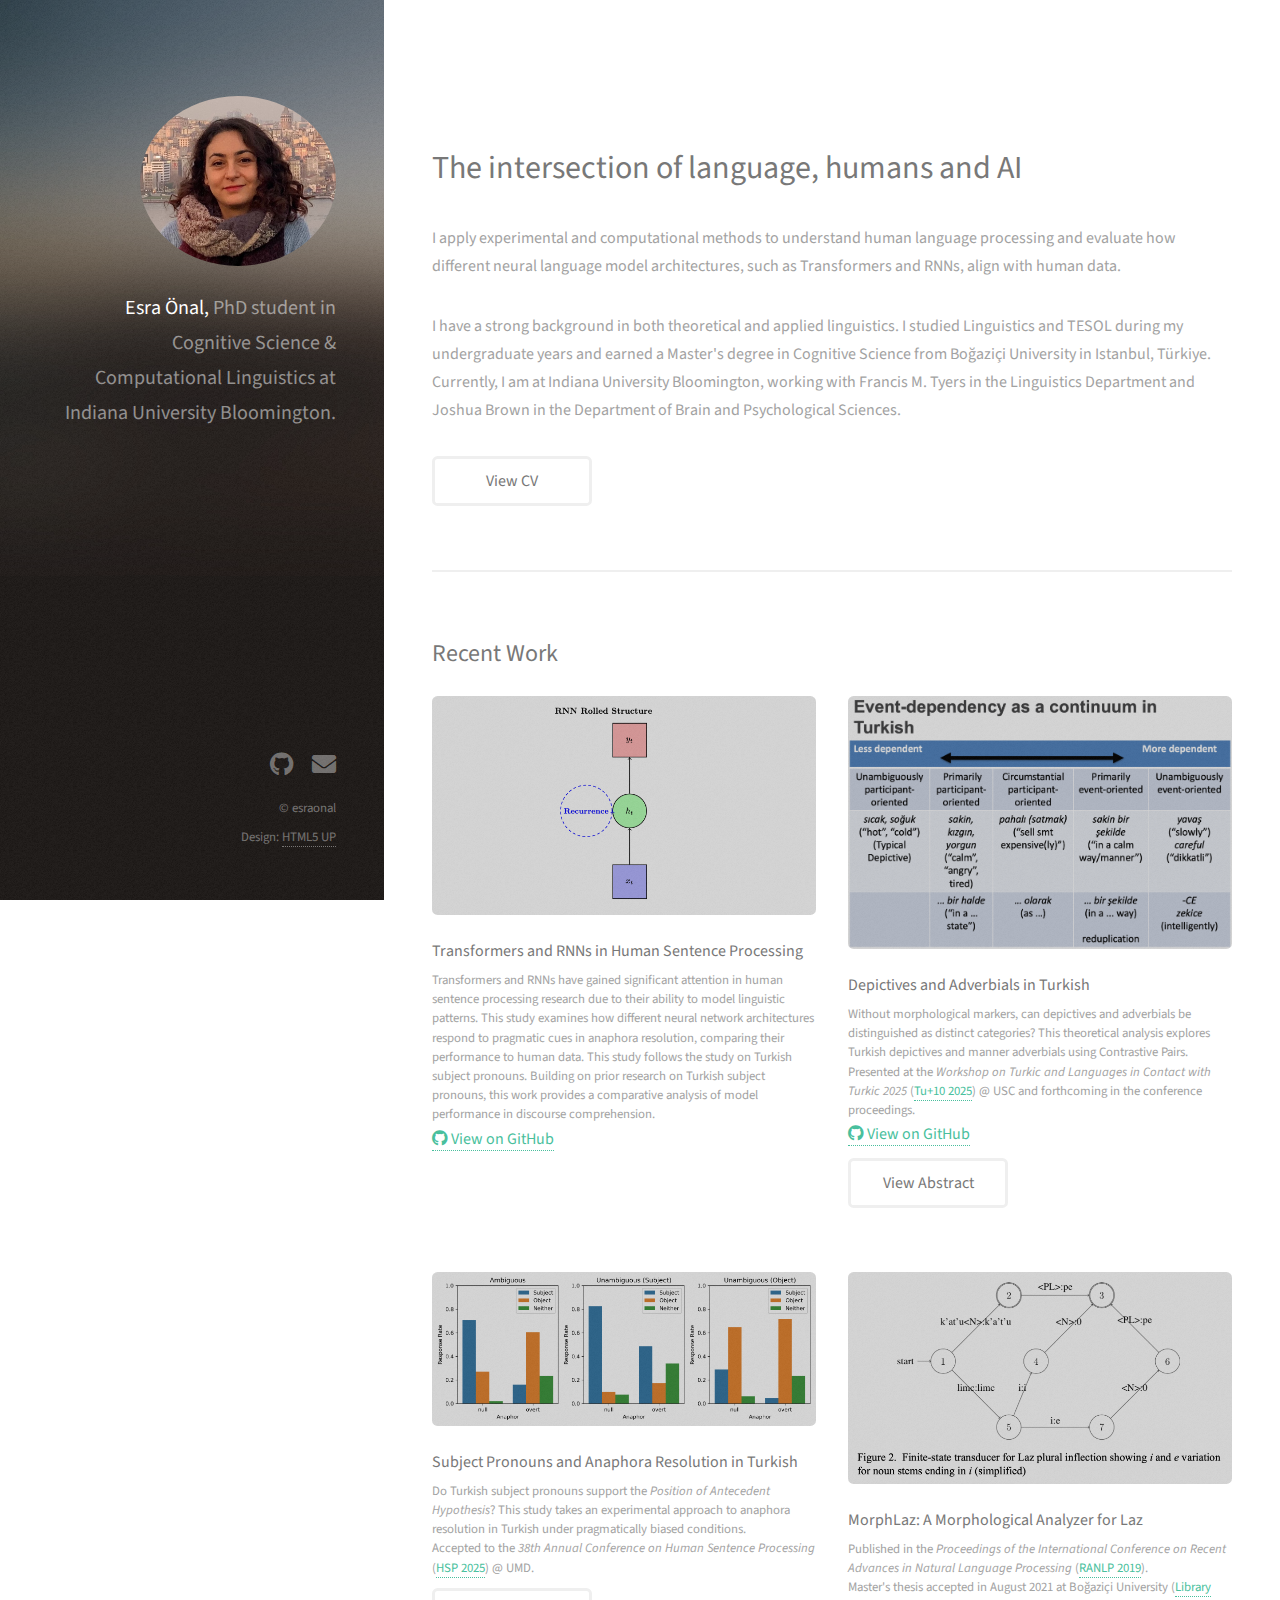
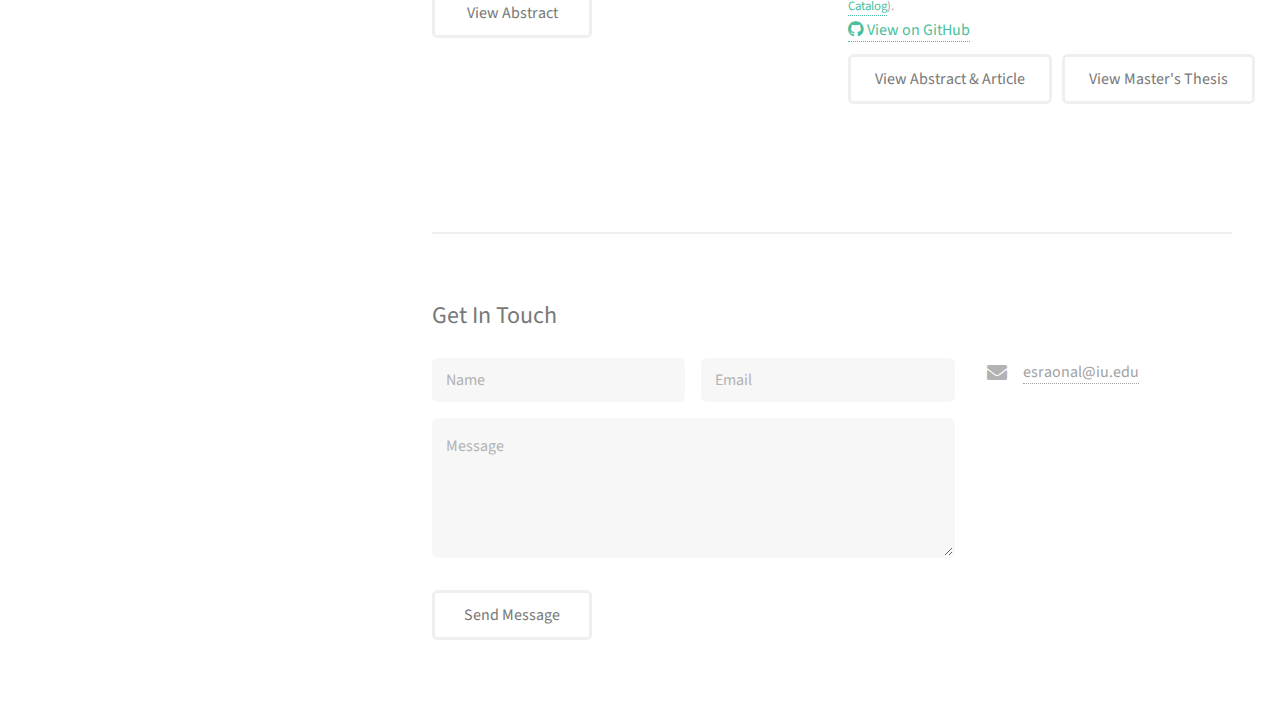
<file: index.html>
<!DOCTYPE HTML>
<!--
	Strata by HTML5 UP
	html5up.net | @ajlkn
	Free for personal and commercial use under the CCA 3.0 license (html5up.net/license)
-->
<html>
	<head>
		<title>Esra Önal | Computational Linguistics & Cognitive Science</title>
		<meta charset="utf-8" />
		<meta name="viewport" content="width=device-width, initial-scale=1, user-scalable=no" />
		<!-- SEO Meta Tags -->
		<meta name="description" content="PhD student in Cognitive Science & Computational Linguistics at Indiana University Bloomington, researching language processing and AI models.">
		<meta name="keywords" content="Computational Linguistics, NLP, AI, Cognitive Science, Transformers, RNNs, Human Language Processing, IU">
		<meta name="author" content="Esra Onal">
		<meta name="robots" content="index, follow">
		<!-- Open Graph Meta Tags for Social Media -->
		<meta property="og:title" content="Esra Onal | Computational Linguistics & AI">
		<meta property="og:description" content="Researching language processing and AI at Indiana University Bloomington.">
		<link rel="stylesheet" href="assets/css/main.css" />
	</head>
	<body class="is-preload">

		<!-- Header -->
			<header id="header">
				<div class="inner">
					<a href="#" class="image avatar"><img src="images/picture.jpg" alt="" /></a>
					<h1><strong>Esra Önal, </strong><br>PhD student in Cognitive Science & Computational Linguistics at Indiana University Bloomington.
					</h1>
					</div>
			</header>

		<!-- Main -->
			<div id="main">

				<!-- One -->
					<section id="one">
						<header class="major">
							<h2><br />The intersection of language, humans and AI</h2>
						</header>
						<p>I apply experimental and computational methods to understand human language processing and evaluate how different neural language model architectures, such as Transformers and RNNs, align with human data. </p>
						<p>I have a strong background in both theoretical and applied linguistics. I studied Linguistics and TESOL during my undergraduate years and earned a Master's degree in Cognitive Science from Boğaziçi University in Istanbul, Türkiye. Currently, I am at Indiana University Bloomington, working with Francis M. Tyers in the Linguistics Department and Joshua Brown in the Department of Brain and Psychological Sciences.</p>													
						<ul class="actions">
							<li><a href="assets/docs/Esra_Onal_2024_Resume.pdf" class="button" target="_blank">View CV</a></li>
						</ul>
					</section>

				<!-- Two -->
					<section id="two">
						<h2>Recent Work</h2>
						<div class="row">
							<article class="col-6 col-12-xsmall work-item">
								<a href="images/recurrence.png" class="image fit thumb"><img src="images/recurrence.png" alt="" /></a>
								<h3>Transformers and RNNs in Human Sentence Processing</h3>
								<p>
									Transformers and RNNs have gained significant attention in human sentence processing research due to their ability to model linguistic patterns. 
									This study examines how different neural network architectures respond to pragmatic cues in anaphora resolution, comparing their performance to human data. This study follows the study on Turkish subject pronouns. Building on prior research on Turkish subject pronouns, this work provides a comparative analysis of model performance in discourse comprehension.
								</p>
								<!-- GitHub Link with Icon -->
								<div class="github-link">
									<a href="https://github.com/esraonal/language_models" target="_blank">
										<i class="fab fa-github"></i> View on GitHub
									</a>
								</div>
							</article>
							
							<article class="col-6 col-12-xsmall work-item">
								<a href="images/adverbials.png" class="image fit thumb">
									<img src="images/adverbials.png" alt="Depictives and Adverbials in Turkish" />
								</a>
								<h3>Depictives and Adverbials in Turkish</h3>
								<p>
									Without morphological markers, can depictives and adverbials be distinguished as distinct categories? 
									This theoretical analysis explores Turkish depictives and manner adverbials using Contrastive Pairs.
								</p>
								<p>
									Presented at the <i>Workshop on Turkic and Languages in Contact with Turkic 2025</i> 
									(<a href="https://sites.google.com/usc.edu/tuplus10/about-tu?authuser=0" target="_blank">Tu+10 2025</a>) @ USC and forthcoming in the conference proceedings.
								</p>
								<!-- GitHub Link with Icon -->
								<div class="github-link">
									<a href="https://github.com/esraonal/depictives" target="_blank">
										<i class="fab fa-github"></i> View on GitHub
									</a>
								</div>
								<ul class="actions" style="margin-top: 10px;">
									<li>
										<a href="https://drive.google.com/file/d/15yPlN3VaeAHLcKzWyjkXYwfOhz3D2DJH/view" class="button" target="_blank">
											View Abstract
										</a>
									</li>
								</ul>

							</article>
							
							<article class="col-6 col-12-xsmall work-item">
								<a href="images/anaphor_ambiguous.png" class="image fit thumb">
									<img src="images/anaphor_ambiguous.png" alt="Subject Pronouns and Anaphora Resolution in Turkish" />
								</a>
								<h3>Subject Pronouns and Anaphora Resolution in Turkish</h3>
								<p>
									Do Turkish subject pronouns support the <i>Position of Antecedent Hypothesis</i>? 
									This study takes an experimental approach to anaphora resolution in Turkish under pragmatically biased conditions.
								</p>
								<p>
									Accepted to the <i>38th Annual Conference on Human Sentence Processing</i> 
									(<a href="https://hsp2025.github.io" target="_blank">HSP 2025</a>) @ UMD.
								</p>

								<ul class="actions" style="margin-top: 10px;">
									<li>
										<a href="https://hsp2025.github.io/abstracts/293.pdf" class="button" target="_blank">
											View Abstract
										</a>
									</li>
								</ul>
							</article>
							
							<article class="col-6 col-12-xsmall work-item">
								<a href="images/MORPHLAZ.png" class="image fit thumb"><img src="images/MORPHLAZ.png" alt="" /></a>
								<h3>MorphLaz: A Morphological Analyzer for Laz</h3>
								<p>
									Published in the <i>Proceedings of the International Conference on Recent Advances in Natural Language Processing</i> 
									(<a href="https://aclanthology.org/volumes/R19-1/" target="_blank">RANLP 2019</a>).
								</p>
								<p>
									Master's thesis accepted in August 2021 at Boğaziçi University 
									(<a href="https://collections.library.bogazici.edu.tr/record=b2726173" target="_blank">Library Catalog</a>).
								</p>
								
								<!-- GitHub Link with Icon -->
								<div class="github-link">
									<a href="https://github.com/esraonal/laz-morphological-analyser-fst" target="_blank">
										<i class="fab fa-github"></i> View on GitHub
									</a>
								</div>
								<div class="button-group">
									<ul class="actions" style="margin-top: 10px;">
										<li>
											<a href="https://aclanthology.org/R19-1101/" class="button" target="_blank">
												View Abstract & Article
											</a>
										</li>
									</ul>
									<ul class="actions" style="margin-top: 10px;">
										<li>
											<a href="assets/docs/CogSci_Esra_Onal_final.pdf" class="button" target="_blank">
												View Master's Thesis
											</a>
										</li>
									</ul>
								</div>
								
							</article>
							
							<!-- 
							<article class="col-6 col-12-xsmall work-item">
								<a href="images/fulls/05.jpg" class="image fit thumb"><img src="images/thumbs/05.jpg" alt="" /></a>
								<h3>Nunc enim commodo aliquet</h3>
								<p>Lorem ipsum dolor sit amet nisl sed nullam feugiat.</p>
							</article>
							<article class="col-6 col-12-xsmall work-item">
								<a href="images/fulls/06.jpg" class="image fit thumb"><img src="images/thumbs/06.jpg" alt="" /></a>
								<h3>Risus ornare lacinia</h3>
								<p>Lorem ipsum dolor sit amet nisl sed nullam feugiat.</p>
							</article>
						</div>
						<ul class="actions">
							<li><a href="#" class="button">Full Portfolio</a></li>
						</ul> -->
					</section>

				<!-- Three -->
					<section id="three">
						<h2>Get In Touch</h2>
						<!-- <p></p> -->
						<div class="row">
							<div class="col-8 col-12-small">
								<form method="post" action="#">
									<div class="row gtr-uniform gtr-50">
										<div class="col-6 col-12-xsmall"><input type="text" name="name" id="name" placeholder="Name" /></div>
										<div class="col-6 col-12-xsmall"><input type="email" name="email" id="email" placeholder="Email" /></div>
										<div class="col-12"><textarea name="message" id="message" placeholder="Message" rows="4"></textarea></div>
									</div>
								</form>
								<ul class="actions">
									<li><input type="submit" value="Send Message" /></li>
								</ul>
							</div>
							<div class="col-4 col-12-small">
								<ul class="labeled-icons">
									<!-- <li>
										<h3 class="icon solid fa-home"><span class="label">Address</span></h3>
										1234 Somewhere Rd.<br />
										Nashville, TN 00000<br />
										United States
									</li> -->
									<!-- <li>
										<h3 class="icon solid fa-mobile-alt"><span class="label">Phone</span></h3>
										000-000-0000
									</li> -->
									<li>
										<h3 class="icon solid fa-envelope"><span class="label">Email</span></h3>
										<a href="#">esraonal@iu.edu</a>
									</li>
								</ul>
							</div>
						</div>
					</section>

				<!-- Four -->
				<!--
					<section id="four">
						<h2>Elements</h2>

						<section>
							<h4>Text</h4>
							<p>This is <b>bold</b> and this is <strong>strong</strong>. This is <i>italic</i> and this is <em>emphasized</em>.
							This is <sup>superscript</sup> text and this is <sub>subscript</sub> text.
							This is <u>underlined</u> and this is code: <code>for (;;) { ... }</code>. Finally, <a href="#">this is a link</a>.</p>
							<hr />
							<header>
								<h4>Heading with a Subtitle</h4>
								<p>Lorem ipsum dolor sit amet nullam id egestas urna aliquam</p>
							</header>
							<p>Nunc lacinia ante nunc ac lobortis. Interdum adipiscing gravida odio porttitor sem non mi integer non faucibus ornare mi ut ante amet placerat aliquet. Volutpat eu sed ante lacinia sapien lorem accumsan varius montes viverra nibh in adipiscing blandit tempus accumsan.</p>
							<header>
								<h5>Heading with a Subtitle</h5>
								<p>Lorem ipsum dolor sit amet nullam id egestas urna aliquam</p>
							</header>
							<p>Nunc lacinia ante nunc ac lobortis. Interdum adipiscing gravida odio porttitor sem non mi integer non faucibus ornare mi ut ante amet placerat aliquet. Volutpat eu sed ante lacinia sapien lorem accumsan varius montes viverra nibh in adipiscing blandit tempus accumsan.</p>
							<hr />
							<h2>Heading Level 2</h2>
							<h3>Heading Level 3</h3>
							<h4>Heading Level 4</h4>
							<h5>Heading Level 5</h5>
							<h6>Heading Level 6</h6>
							<hr />
							<h5>Blockquote</h5>
							<blockquote>Fringilla nisl. Donec accumsan interdum nisi, quis tincidunt felis sagittis eget tempus euismod. Vestibulum ante ipsum primis in faucibus vestibulum. Blandit adipiscing eu felis iaculis volutpat ac adipiscing accumsan faucibus. Vestibulum ante ipsum primis in faucibus lorem ipsum dolor sit amet nullam adipiscing eu felis.</blockquote>
							<h5>Preformatted</h5>
							<pre><code>i = 0;

while (!deck.isInOrder()) {
print 'Iteration ' + i;
deck.shuffle();
i++;
}

print 'It took ' + i + ' iterations to sort the deck.';</code></pre>
						</section>

						<section>
							<h4>Lists</h4>
							<div class="row">
								<div class="col-6 col-12-xsmall">
									<h5>Unordered</h5>
									<ul>
										<li>Dolor pulvinar etiam magna etiam.</li>
										<li>Sagittis adipiscing lorem eleifend.</li>
										<li>Felis enim feugiat dolore viverra.</li>
									</ul>
									<h5>Alternate</h5>
									<ul class="alt">
										<li>Dolor pulvinar etiam magna etiam.</li>
										<li>Sagittis adipiscing lorem eleifend.</li>
										<li>Felis enim feugiat dolore viverra.</li>
									</ul>
								</div>
								<div class="col-6 col-12-xsmall">
									<h5>Ordered</h5>
									<ol>
										<li>Dolor pulvinar etiam magna etiam.</li>
										<li>Etiam vel felis at lorem sed viverra.</li>
										<li>Felis enim feugiat dolore viverra.</li>
										<li>Dolor pulvinar etiam magna etiam.</li>
										<li>Etiam vel felis at lorem sed viverra.</li>
										<li>Felis enim feugiat dolore viverra.</li>
									</ol>
									<h5>Icons</h5>
									<ul class="icons">
										<li><a href="#" class="icon brands fa-twitter"><span class="label">Twitter</span></a></li>
										<li><a href="#" class="icon brands fa-facebook-f"><span class="label">Facebook</span></a></li>
										<li><a href="#" class="icon brands fa-instagram"><span class="label">Instagram</span></a></li>
										<li><a href="#" class="icon brands fa-github"><span class="label">Github</span></a></li>
										<li><a href="#" class="icon brands fa-dribbble"><span class="label">Dribbble</span></a></li>
										<li><a href="#" class="icon brands fa-tumblr"><span class="label">Tumblr</span></a></li>
									</ul>
								</div>
							</div>
							<h5>Actions</h5>
							<ul class="actions">
								<li><a href="#" class="button primary">Default</a></li>
								<li><a href="#" class="button">Default</a></li>
							</ul>
							<ul class="actions small">
								<li><a href="#" class="button primary small">Small</a></li>
								<li><a href="#" class="button small">Small</a></li>
							</ul>
							<div class="row">
								<div class="col-6 col-12-small">
									<ul class="actions stacked">
										<li><a href="#" class="button primary">Default</a></li>
										<li><a href="#" class="button">Default</a></li>
									</ul>
								</div>
								<div class="col-6 col-12-small">
									<ul class="actions stacked">
										<li><a href="#" class="button primary small">Small</a></li>
										<li><a href="#" class="button small">Small</a></li>
									</ul>
								</div>
								<div class="col-6 col-12-small">
									<ul class="actions stacked">
										<li><a href="#" class="button primary fit">Default</a></li>
										<li><a href="#" class="button fit">Default</a></li>
									</ul>
								</div>
								<div class="col-6 col-12-small">
									<ul class="actions stacked">
										<li><a href="#" class="button primary small fit">Small</a></li>
										<li><a href="#" class="button small fit">Small</a></li>
									</ul>
								</div>
							</div>
						</section>

						<section>
							<h4>Table</h4>
							<h5>Default</h5>
							<div class="table-wrapper">
								<table>
									<thead>
										<tr>
											<th>Name</th>
											<th>Description</th>
											<th>Price</th>
										</tr>
									</thead>
									<tbody>
										<tr>
											<td>Item One</td>
											<td>Ante turpis integer aliquet porttitor.</td>
											<td>29.99</td>
										</tr>
										<tr>
											<td>Item Two</td>
											<td>Vis ac commodo adipiscing arcu aliquet.</td>
											<td>19.99</td>
										</tr>
										<tr>
											<td>Item Three</td>
											<td> Morbi faucibus arcu accumsan lorem.</td>
											<td>29.99</td>
										</tr>
										<tr>
											<td>Item Four</td>
											<td>Vitae integer tempus condimentum.</td>
											<td>19.99</td>
										</tr>
										<tr>
											<td>Item Five</td>
											<td>Ante turpis integer aliquet porttitor.</td>
											<td>29.99</td>
										</tr>
									</tbody>
									<tfoot>
										<tr>
											<td colspan="2"></td>
											<td>100.00</td>
										</tr>
									</tfoot>
								</table>
							</div>

							<h5>Alternate</h5>
							<div class="table-wrapper">
								<table class="alt">
									<thead>
										<tr>
											<th>Name</th>
											<th>Description</th>
											<th>Price</th>
										</tr>
									</thead>
									<tbody>
										<tr>
											<td>Item One</td>
											<td>Ante turpis integer aliquet porttitor.</td>
											<td>29.99</td>
										</tr>
										<tr>
											<td>Item Two</td>
											<td>Vis ac commodo adipiscing arcu aliquet.</td>
											<td>19.99</td>
										</tr>
										<tr>
											<td>Item Three</td>
											<td> Morbi faucibus arcu accumsan lorem.</td>
											<td>29.99</td>
										</tr>
										<tr>
											<td>Item Four</td>
											<td>Vitae integer tempus condimentum.</td>
											<td>19.99</td>
										</tr>
										<tr>
											<td>Item Five</td>
											<td>Ante turpis integer aliquet porttitor.</td>
											<td>29.99</td>
										</tr>
									</tbody>
									<tfoot>
										<tr>
											<td colspan="2"></td>
											<td>100.00</td>
										</tr>
									</tfoot>
								</table>
							</div>
						</section>

						<section>
							<h4>Buttons</h4>
							<ul class="actions">
								<li><a href="#" class="button primary">Primary</a></li>
								<li><a href="#" class="button">Default</a></li>
							</ul>
							<ul class="actions">
								<li><a href="#" class="button large">Large</a></li>
								<li><a href="#" class="button">Default</a></li>
								<li><a href="#" class="button small">Small</a></li>
							</ul>
							<ul class="actions fit">
								<li><a href="#" class="button primary fit">Fit</a></li>
								<li><a href="#" class="button fit">Fit</a></li>
							</ul>
							<ul class="actions fit small">
								<li><a href="#" class="button primary fit small">Fit + Small</a></li>
								<li><a href="#" class="button fit small">Fit + Small</a></li>
							</ul>
							<ul class="actions">
								<li><a href="#" class="button primary icon solid fa-download">Icon</a></li>
								<li><a href="#" class="button icon solid fa-download">Icon</a></li>
							</ul>
							<ul class="actions">
								<li><span class="button primary disabled">Primary</span></li>
								<li><span class="button disabled">Default</span></li>
							</ul>
						</section>

						<section>
							<h4>Form</h4>
							<form method="post" action="#">
								<div class="row gtr-uniform gtr-50">
									<div class="col-6 col-12-xsmall">
										<input type="text" name="demo-name" id="demo-name" value="" placeholder="Name" />
									</div>
									<div class="col-6 col-12-xsmall">
										<input type="email" name="demo-email" id="demo-email" value="" placeholder="Email" />
									</div>
									<div class="col-12">
										<select name="demo-category" id="demo-category">
											<option value="">- Category -</option>
											<option value="1">Manufacturing</option>
											<option value="1">Shipping</option>
											<option value="1">Administration</option>
											<option value="1">Human Resources</option>
										</select>
									</div>
									<div class="col-4 col-12-small">
										<input type="radio" id="demo-priority-low" name="demo-priority" checked>
										<label for="demo-priority-low">Low Priority</label>
									</div>
									<div class="col-4 col-12-small">
										<input type="radio" id="demo-priority-normal" name="demo-priority">
										<label for="demo-priority-normal">Normal Priority</label>
									</div>
									<div class="col-4 col-12-small">
										<input type="radio" id="demo-priority-high" name="demo-priority">
										<label for="demo-priority-high">High Priority</label>
									</div>
									<div class="col-6 col-12-small">
										<input type="checkbox" id="demo-copy" name="demo-copy">
										<label for="demo-copy">Email me a copy of this message</label>
									</div>
									<div class="col-6 col-12-small">
										<input type="checkbox" id="demo-human" name="demo-human" checked>
										<label for="demo-human">I am a human and not a robot</label>
									</div>
									<div class="col-12">
										<textarea name="demo-message" id="demo-message" placeholder="Enter your message" rows="6"></textarea>
									</div>
									<div class="col-12">
										<ul class="actions">
											<li><input type="submit" value="Send Message" class="primary" /></li>
											<li><input type="reset" value="Reset" /></li>
										</ul>
									</div>
								</div>
							</form>
						</section>

						<section>
							<h4>Image</h4>
							<h5>Fit</h5>
							<div class="box alt">
								<div class="row gtr-50 gtr-uniform">
									<div class="col-12"><span class="image fit"><img src="images/fulls/05.jpg" alt="" /></span></div>
									<div class="col-4"><span class="image fit"><img src="images/thumbs/01.jpg" alt="" /></span></div>
									<div class="col-4"><span class="image fit"><img src="images/thumbs/02.jpg" alt="" /></span></div>
									<div class="col-4"><span class="image fit"><img src="images/thumbs/03.jpg" alt="" /></span></div>
									<div class="col-4"><span class="image fit"><img src="images/thumbs/04.jpg" alt="" /></span></div>
									<div class="col-4"><span class="image fit"><img src="images/thumbs/05.jpg" alt="" /></span></div>
									<div class="col-4"><span class="image fit"><img src="images/thumbs/06.jpg" alt="" /></span></div>
									<div class="col-4"><span class="image fit"><img src="images/thumbs/03.jpg" alt="" /></span></div>
									<div class="col-4"><span class="image fit"><img src="images/thumbs/02.jpg" alt="" /></span></div>
									<div class="col-4"><span class="image fit"><img src="images/thumbs/01.jpg" alt="" /></span></div>
								</div>
							</div>
							<h5>Left &amp; Right</h5>
							<p><span class="image left"><img src="images/avatar.jpg" alt="" /></span>Fringilla nisl. Donec accumsan interdum nisi, quis tincidunt felis sagittis eget. tempus euismod. Vestibulum ante ipsum primis in faucibus vestibulum. Blandit adipiscing eu felis iaculis volutpat ac adipiscing accumsan eu faucibus. Integer ac pellentesque praesent tincidunt felis sagittis eget. tempus euismod. Vestibulum ante ipsum primis in faucibus vestibulum. Blandit adipiscing eu felis iaculis volutpat ac adipiscing accumsan eu faucibus. Integer ac pellentesque praesent. Donec accumsan interdum nisi, quis tincidunt felis sagittis eget. tempus euismod. Vestibulum ante ipsum primis in faucibus vestibulum. Blandit adipiscing eu felis iaculis volutpat ac adipiscing accumsan eu faucibus. Integer ac pellentesque praesent tincidunt felis sagittis eget. tempus euismod. Vestibulum ante ipsum primis in faucibus vestibulum. Blandit adipiscing eu felis iaculis volutpat ac adipiscing accumsan eu faucibus. Integer ac pellentesque praesent.</p>
							<p><span class="image right"><img src="images/avatar.jpg" alt="" /></span>Fringilla nisl. Donec accumsan interdum nisi, quis tincidunt felis sagittis eget. tempus euismod. Vestibulum ante ipsum primis in faucibus vestibulum. Blandit adipiscing eu felis iaculis volutpat ac adipiscing accumsan eu faucibus. Integer ac pellentesque praesent tincidunt felis sagittis eget. tempus euismod. Vestibulum ante ipsum primis in faucibus vestibulum. Blandit adipiscing eu felis iaculis volutpat ac adipiscing accumsan eu faucibus. Integer ac pellentesque praesent. Donec accumsan interdum nisi, quis tincidunt felis sagittis eget. tempus euismod. Vestibulum ante ipsum primis in faucibus vestibulum. Blandit adipiscing eu felis iaculis volutpat ac adipiscing accumsan eu faucibus. Integer ac pellentesque praesent tincidunt felis sagittis eget. tempus euismod. Vestibulum ante ipsum primis in faucibus vestibulum. Blandit adipiscing eu felis iaculis volutpat ac adipiscing accumsan eu faucibus. Integer ac pellentesque praesent.</p>
						</section>

					</section>
				-->

			</div>

		<!-- Footer -->
			<footer id="footer">
				<div class="inner">
					<ul class="icons">
						<!-- <li><a href="#" class="icon brands fa-twitter"><span class="label">Twitter</span></a></li> -->
						<li><a href="https://github.com/esraonal" class="icon brands fa-github"><span class="label">Github</span></a></li>
						<!-- <li><a href="#" class="icon brands fa-dribbble"><span class="label">Dribbble</span></a></li> -->
						<li><a href="esraonal@iu.edu" class="icon solid fa-envelope"><span class="label">Email</span></a></li>
					</ul>
					<ul class="copyright">
						<li>&copy; esraonal</li><li>Design: <a href="http://html5up.net">HTML5 UP</a></li>
					</ul>
				</div>
			</footer>

		<!-- Scripts -->
			<script src="assets/js/jquery.min.js"></script>
			<script src="assets/js/jquery.poptrox.min.js"></script>
			<script src="assets/js/browser.min.js"></script>
			<script src="assets/js/breakpoints.min.js"></script>
			<script src="assets/js/util.js"></script>
			<script src="assets/js/main.js"></script>

	</body>
</html>
</file>
<file: assets/css/main.css>
@import url("fontawesome-all.min.css");
@import url("https://fonts.googleapis.com/css?family=Source+Sans+Pro:400,400italic");

/*
	Strata by HTML5 UP
	html5up.net | @ajlkn
	Free for personal and commercial use under the CCA 3.0 license (html5up.net/license)
*/

html, body, div, span, applet, object,
iframe, h1, h2, h3, h4, h5, h6, p, blockquote,
pre, a, abbr, acronym, address, big, cite,
code, del, dfn, em, img, ins, kbd, q, s, samp,
small, strike, strong, sub, sup, tt, var, b,
u, i, center, dl, dt, dd, ol, ul, li, fieldset,
form, label, legend, table, caption, tbody,
tfoot, thead, tr, th, td, article, aside,
canvas, details, embed, figure, figcaption,
footer, header, hgroup, menu, nav, output, ruby,
section, summary, time, mark, audio, video {
	margin: 0;
	padding: 0;
	border: 0;
	font-size: 100%;
	font: inherit;
	vertical-align: baseline;}

article, aside, details, figcaption, figure,
footer, header, hgroup, menu, nav, section {
	display: block;}

body {
	line-height: 1;
}

ol, ul {
	list-style: none;
}

blockquote, q {
	quotes: none;
}

	blockquote:before, blockquote:after, q:before, q:after {
		content: '';
		content: none;
	}

table {
	border-collapse: collapse;
	border-spacing: 0;
}

body {
	-webkit-text-size-adjust: none;
}

mark {
	background-color: transparent;
	color: inherit;
}

input::-moz-focus-inner {
	border: 0;
	padding: 0;
}

input, select, textarea {
	-moz-appearance: none;
	-webkit-appearance: none;
	-ms-appearance: none;
	appearance: none;
}

/* Basic */

	html {
		box-sizing: border-box;
	}

	*, *:before, *:after {
		box-sizing: inherit;
	}

	body {
		background: #fff;
	}

		body.is-preload *, body.is-preload *:before, body.is-preload *:after {
			-moz-animation: none !important;
			-webkit-animation: none !important;
			-ms-animation: none !important;
			animation: none !important;
			-moz-transition: none !important;
			-webkit-transition: none !important;
			-ms-transition: none !important;
			transition: none !important;
		}

	body, input, select, textarea {
		color: #a2a2a2;
		font-family: "Source Sans Pro", Helvetica, sans-serif;
		font-size: 16pt;
		font-weight: 400;
		line-height: 1.75em;
	}

	a {
		-moz-transition: color 0.2s ease-in-out, border-color 0.2s ease-in-out;
		-webkit-transition: color 0.2s ease-in-out, border-color 0.2s ease-in-out;
		-ms-transition: color 0.2s ease-in-out, border-color 0.2s ease-in-out;
		transition: color 0.2s ease-in-out, border-color 0.2s ease-in-out;
		border-bottom: dotted 1px;
		color: #49bf9d;
		text-decoration: none;
	}

		a:hover {
			border-bottom-color: transparent;
			color: #49bf9d !important;
			text-decoration: none;
		}

	strong, b {
		color: #787878;
		font-weight: 400;
	}

	em, i {
		font-style: italic;
	}

	p {
		margin: 0 0 2em 0;
	}

	h1, h2, h3, h4, h5, h6 {
		color: #787878;
		font-weight: 400;
		line-height: 1em;
		margin: 0 0 1em 0;
	}

		h1 a, h2 a, h3 a, h4 a, h5 a, h6 a {
			color: inherit;
			text-decoration: none;
		}

	h1 {
		font-size: 2em;
		line-height: 1.5em;
	}

	h2 {
		font-size: 1.5em;
		line-height: 1.5em;
	}

	h3 {
		font-size: 1.25em;
		line-height: 1.5em;
	}

	h4 {
		font-size: 1.1em;
		line-height: 1.5em;
	}

	h5 {
		font-size: 0.9em;
		line-height: 1.5em;
	}

	h6 {
		font-size: 0.7em;
		line-height: 1.5em;
	}

	sub {
		font-size: 0.8em;
		position: relative;
		top: 0.5em;
	}

	sup {
		font-size: 0.8em;
		position: relative;
		top: -0.5em;
	}

	hr {
		border: 0;
		border-bottom: solid 2px #efefef;
		margin: 2em 0;
	}

		hr.major {
			margin: 3em 0;
		}

	blockquote {
		border-left: solid 6px #efefef;
		font-style: italic;
		margin: 0 0 2em 0;
		padding: 0.5em 0 0.5em 1.5em;
	}

	code {
		background: #f7f7f7;
		border-radius: 0.35em;
		border: solid 2px #efefef;
		font-family: "Courier New", monospace;
		font-size: 0.9em;
		margin: 0 0.25em;
		padding: 0.25em 0.65em;
	}

	pre {
		-webkit-overflow-scrolling: touch;
		font-family: "Courier New", monospace;
		font-size: 0.9em;
		margin: 0 0 2em 0;
	}

		pre code {
			display: block;
			line-height: 1.75em;
			padding: 1em 1.5em;
			overflow-x: auto;
		}

	.align-left {
		text-align: left;
	}

	.align-center {
		text-align: center;
	}

	.align-right {
		text-align: right;
	}

/* Container */

	.container {
		margin: 0 auto;
		max-width: calc(100% - 4em);
		width: 100%;
	}

		.container.xsmall {
			width: 25%;
		}

		.container.small {
			width: 50%;
		}

		.container.medium {
			width: 75%;
		}

		.container.large {
			width: 125%;
		}

		.container.xlarge {
			width: 150%;
		}

		.container.max {
			width: 100%;
		}

		@media screen and (max-width: 980px) {

			.container {
				width: 100% !important;
				max-width: 100% !important;
			}

		}

		@media screen and (max-width: 480px) {

			.container {
				max-width: calc(100% - 3em);
			}

		}

/* Row */

	.row {
		display: flex;
		flex-wrap: wrap;
		box-sizing: border-box;
		align-items: stretch;
	}

		.row > * {
			box-sizing: border-box;
		}

		.row.gtr-uniform > * > :last-child {
			margin-bottom: 0;
		}

		.row.aln-left {
			justify-content: flex-start;
		}

		.row.aln-center {
			justify-content: center;
		}

		.row.aln-right {
			justify-content: flex-end;
		}

		.row.aln-top {
			align-items: flex-start;
		}

		.row.aln-middle {
			align-items: center;
		}

		.row.aln-bottom {
			align-items: flex-end;
		}

		.row > .imp {
			order: -1;
		}

		.row > .col-1 {
			width: 8.33333%;
		}

		.row > .off-1 {
			margin-left: 8.33333%;
		}

		.row > .col-2 {
			width: 16.66667%;
		}

		.row > .off-2 {
			margin-left: 16.66667%;
		}

		.row > .col-3 {
			width: 25%;
		}

		.row > .off-3 {
			margin-left: 25%;
		}

		.row > .col-4 {
			width: 33.33333%;
		}

		.row > .off-4 {
			margin-left: 33.33333%;
		}

		.row > .col-5 {
			width: 41.66667%;
		}

		.row > .off-5 {
			margin-left: 41.66667%;
		}

		.row > .col-6 {
			width: 50%;
		}

		.row > .off-6 {
			margin-left: 50%;
		}

		.row > .col-7 {
			width: 58.33333%;
		}

		.row > .off-7 {
			margin-left: 58.33333%;
		}

		.row > .col-8 {
			width: 66.66667%;
		}

		.row > .off-8 {
			margin-left: 66.66667%;
		}

		.row > .col-9 {
			width: 75%;
		}

		.row > .off-9 {
			margin-left: 75%;
		}

		.row > .col-10 {
			width: 83.33333%;
		}

		.row > .off-10 {
			margin-left: 83.33333%;
		}

		.row > .col-11 {
			width: 91.66667%;
		}

		.row > .off-11 {
			margin-left: 91.66667%;
		}

		.row > .col-12 {
			width: 100%;
		}

		.row > .off-12 {
			margin-left: 100%;
		}

		.row.gtr-0 {
			margin-top: 0;
			margin-left: 0em;
		}

			.row.gtr-0 > * {
				padding: 0 0 0 0em;
			}

			.row.gtr-0.gtr-uniform {
				margin-top: 0em;
			}

				.row.gtr-0.gtr-uniform > * {
					padding-top: 0em;
				}

		.row.gtr-25 {
			margin-top: 0;
			margin-left: -0.625em;
		}

			.row.gtr-25 > * {
				padding: 0 0 0 0.625em;
			}

			.row.gtr-25.gtr-uniform {
				margin-top: -0.625em;
			}

				.row.gtr-25.gtr-uniform > * {
					padding-top: 0.625em;
				}

		.row.gtr-50 {
			margin-top: 0;
			margin-left: -1.25em;
		}

			.row.gtr-50 > * {
				padding: 0 0 0 1.25em;
			}

			.row.gtr-50.gtr-uniform {
				margin-top: -1.25em;
			}

				.row.gtr-50.gtr-uniform > * {
					padding-top: 1.25em;
				}

		.row {
			margin-top: 0;
			margin-left: -2.5em;
		}

			.row > * {
				padding: 0 0 0 2.5em;
			}

			.row.gtr-uniform {
				margin-top: -2.5em;
			}

				.row.gtr-uniform > * {
					padding-top: 2.5em;
				}

		.row.gtr-150 {
			margin-top: 0;
			margin-left: -3.75em;
		}

			.row.gtr-150 > * {
				padding: 0 0 0 3.75em;
			}

			.row.gtr-150.gtr-uniform {
				margin-top: -3.75em;
			}

				.row.gtr-150.gtr-uniform > * {
					padding-top: 3.75em;
				}

		.row.gtr-200 {
			margin-top: 0;
			margin-left: -5em;
		}

			.row.gtr-200 > * {
				padding: 0 0 0 5em;
			}

			.row.gtr-200.gtr-uniform {
				margin-top: -5em;
			}

				.row.gtr-200.gtr-uniform > * {
					padding-top: 5em;
				}

		@media screen and (max-width: 1800px) {

			.row {
				display: flex;
				flex-wrap: wrap;
				box-sizing: border-box;
				align-items: stretch;
			}

				.row > * {
					box-sizing: border-box;
				}

				.row.gtr-uniform > * > :last-child {
					margin-bottom: 0;
				}

				.row.aln-left {
					justify-content: flex-start;
				}

				.row.aln-center {
					justify-content: center;
				}

				.row.aln-right {
					justify-content: flex-end;
				}

				.row.aln-top {
					align-items: flex-start;
				}

				.row.aln-middle {
					align-items: center;
				}

				.row.aln-bottom {
					align-items: flex-end;
				}

				.row > .imp-xlarge {
					order: -1;
				}

				.row > .col-1-xlarge {
					width: 8.33333%;
				}

				.row > .off-1-xlarge {
					margin-left: 8.33333%;
				}

				.row > .col-2-xlarge {
					width: 16.66667%;
				}

				.row > .off-2-xlarge {
					margin-left: 16.66667%;
				}

				.row > .col-3-xlarge {
					width: 25%;
				}

				.row > .off-3-xlarge {
					margin-left: 25%;
				}

				.row > .col-4-xlarge {
					width: 33.33333%;
				}

				.row > .off-4-xlarge {
					margin-left: 33.33333%;
				}

				.row > .col-5-xlarge {
					width: 41.66667%;
				}

				.row > .off-5-xlarge {
					margin-left: 41.66667%;
				}

				.row > .col-6-xlarge {
					width: 50%;
				}

				.row > .off-6-xlarge {
					margin-left: 50%;
				}

				.row > .col-7-xlarge {
					width: 58.33333%;
				}

				.row > .off-7-xlarge {
					margin-left: 58.33333%;
				}

				.row > .col-8-xlarge {
					width: 66.66667%;
				}

				.row > .off-8-xlarge {
					margin-left: 66.66667%;
				}

				.row > .col-9-xlarge {
					width: 75%;
				}

				.row > .off-9-xlarge {
					margin-left: 75%;
				}

				.row > .col-10-xlarge {
					width: 83.33333%;
				}

				.row > .off-10-xlarge {
					margin-left: 83.33333%;
				}

				.row > .col-11-xlarge {
					width: 91.66667%;
				}

				.row > .off-11-xlarge {
					margin-left: 91.66667%;
				}

				.row > .col-12-xlarge {
					width: 100%;
				}

				.row > .off-12-xlarge {
					margin-left: 100%;
				}

				.row.gtr-0 {
					margin-top: 0;
					margin-left: 0em;
				}

					.row.gtr-0 > * {
						padding: 0 0 0 0em;
					}

					.row.gtr-0.gtr-uniform {
						margin-top: 0em;
					}

						.row.gtr-0.gtr-uniform > * {
							padding-top: 0em;
						}

				.row.gtr-25 {
					margin-top: 0;
					margin-left: -0.625em;
				}

					.row.gtr-25 > * {
						padding: 0 0 0 0.625em;
					}

					.row.gtr-25.gtr-uniform {
						margin-top: -0.625em;
					}

						.row.gtr-25.gtr-uniform > * {
							padding-top: 0.625em;
						}

				.row.gtr-50 {
					margin-top: 0;
					margin-left: -1.25em;
				}

					.row.gtr-50 > * {
						padding: 0 0 0 1.25em;
					}

					.row.gtr-50.gtr-uniform {
						margin-top: -1.25em;
					}

						.row.gtr-50.gtr-uniform > * {
							padding-top: 1.25em;
						}

				.row {
					margin-top: 0;
					margin-left: -2.5em;
				}

					.row > * {
						padding: 0 0 0 2.5em;
					}

					.row.gtr-uniform {
						margin-top: -2.5em;
					}

						.row.gtr-uniform > * {
							padding-top: 2.5em;
						}

				.row.gtr-150 {
					margin-top: 0;
					margin-left: -3.75em;
				}

					.row.gtr-150 > * {
						padding: 0 0 0 3.75em;
					}

					.row.gtr-150.gtr-uniform {
						margin-top: -3.75em;
					}

						.row.gtr-150.gtr-uniform > * {
							padding-top: 3.75em;
						}

				.row.gtr-200 {
					margin-top: 0;
					margin-left: -5em;
				}

					.row.gtr-200 > * {
						padding: 0 0 0 5em;
					}

					.row.gtr-200.gtr-uniform {
						margin-top: -5em;
					}

						.row.gtr-200.gtr-uniform > * {
							padding-top: 5em;
						}

		}

		@media screen and (max-width: 1280px) {

			.row {
				display: flex;
				flex-wrap: wrap;
				box-sizing: border-box;
				align-items: stretch;
			}

				.row > * {
					box-sizing: border-box;
				}

				.row.gtr-uniform > * > :last-child {
					margin-bottom: 0;
				}

				.row.aln-left {
					justify-content: flex-start;
				}

				.row.aln-center {
					justify-content: center;
				}

				.row.aln-right {
					justify-content: flex-end;
				}

				.row.aln-top {
					align-items: flex-start;
				}

				.row.aln-middle {
					align-items: center;
				}

				.row.aln-bottom {
					align-items: flex-end;
				}

				.row > .imp-large {
					order: -1;
				}

				.row > .col-1-large {
					width: 8.33333%;
				}

				.row > .off-1-large {
					margin-left: 8.33333%;
				}

				.row > .col-2-large {
					width: 16.66667%;
				}

				.row > .off-2-large {
					margin-left: 16.66667%;
				}

				.row > .col-3-large {
					width: 25%;
				}

				.row > .off-3-large {
					margin-left: 25%;
				}

				.row > .col-4-large {
					width: 33.33333%;
				}

				.row > .off-4-large {
					margin-left: 33.33333%;
				}

				.row > .col-5-large {
					width: 41.66667%;
				}

				.row > .off-5-large {
					margin-left: 41.66667%;
				}

				.row > .col-6-large {
					width: 50%;
				}

				.row > .off-6-large {
					margin-left: 50%;
				}

				.row > .col-7-large {
					width: 58.33333%;
				}

				.row > .off-7-large {
					margin-left: 58.33333%;
				}

				.row > .col-8-large {
					width: 66.66667%;
				}

				.row > .off-8-large {
					margin-left: 66.66667%;
				}

				.row > .col-9-large {
					width: 75%;
				}

				.row > .off-9-large {
					margin-left: 75%;
				}

				.row > .col-10-large {
					width: 83.33333%;
				}

				.row > .off-10-large {
					margin-left: 83.33333%;
				}

				.row > .col-11-large {
					width: 91.66667%;
				}

				.row > .off-11-large {
					margin-left: 91.66667%;
				}

				.row > .col-12-large {
					width: 100%;
				}

				.row > .off-12-large {
					margin-left: 100%;
				}

				.row.gtr-0 {
					margin-top: 0;
					margin-left: 0em;
				}

					.row.gtr-0 > * {
						padding: 0 0 0 0em;
					}

					.row.gtr-0.gtr-uniform {
						margin-top: 0em;
					}

						.row.gtr-0.gtr-uniform > * {
							padding-top: 0em;
						}

				.row.gtr-25 {
					margin-top: 0;
					margin-left: -0.5em;
				}

					.row.gtr-25 > * {
						padding: 0 0 0 0.5em;
					}

					.row.gtr-25.gtr-uniform {
						margin-top: -0.5em;
					}

						.row.gtr-25.gtr-uniform > * {
							padding-top: 0.5em;
						}

				.row.gtr-50 {
					margin-top: 0;
					margin-left: -1em;
				}

					.row.gtr-50 > * {
						padding: 0 0 0 1em;
					}

					.row.gtr-50.gtr-uniform {
						margin-top: -1em;
					}

						.row.gtr-50.gtr-uniform > * {
							padding-top: 1em;
						}

				.row {
					margin-top: 0;
					margin-left: -2em;
				}

					.row > * {
						padding: 0 0 0 2em;
					}

					.row.gtr-uniform {
						margin-top: -2em;
					}

						.row.gtr-uniform > * {
							padding-top: 2em;
						}

				.row.gtr-150 {
					margin-top: 0;
					margin-left: -3em;
				}

					.row.gtr-150 > * {
						padding: 0 0 0 3em;
					}

					.row.gtr-150.gtr-uniform {
						margin-top: -3em;
					}

						.row.gtr-150.gtr-uniform > * {
							padding-top: 3em;
						}

				.row.gtr-200 {
					margin-top: 0;
					margin-left: -4em;
				}

					.row.gtr-200 > * {
						padding: 0 0 0 4em;
					}

					.row.gtr-200.gtr-uniform {
						margin-top: -4em;
					}

						.row.gtr-200.gtr-uniform > * {
							padding-top: 4em;
						}

		}

		@media screen and (max-width: 980px) {

			.row {
				display: flex;
				flex-wrap: wrap;
				box-sizing: border-box;
				align-items: stretch;
			}

				.row > * {
					box-sizing: border-box;
				}

				.row.gtr-uniform > * > :last-child {
					margin-bottom: 0;
				}

				.row.aln-left {
					justify-content: flex-start;
				}

				.row.aln-center {
					justify-content: center;
				}

				.row.aln-right {
					justify-content: flex-end;
				}

				.row.aln-top {
					align-items: flex-start;
				}

				.row.aln-middle {
					align-items: center;
				}

				.row.aln-bottom {
					align-items: flex-end;
				}

				.row > .imp-medium {
					order: -1;
				}

				.row > .col-1-medium {
					width: 8.33333%;
				}

				.row > .off-1-medium {
					margin-left: 8.33333%;
				}

				.row > .col-2-medium {
					width: 16.66667%;
				}

				.row > .off-2-medium {
					margin-left: 16.66667%;
				}

				.row > .col-3-medium {
					width: 25%;
				}

				.row > .off-3-medium {
					margin-left: 25%;
				}

				.row > .col-4-medium {
					width: 33.33333%;
				}

				.row > .off-4-medium {
					margin-left: 33.33333%;
				}

				.row > .col-5-medium {
					width: 41.66667%;
				}

				.row > .off-5-medium {
					margin-left: 41.66667%;
				}

				.row > .col-6-medium {
					width: 50%;
				}

				.row > .off-6-medium {
					margin-left: 50%;
				}

				.row > .col-7-medium {
					width: 58.33333%;
				}

				.row > .off-7-medium {
					margin-left: 58.33333%;
				}

				.row > .col-8-medium {
					width: 66.66667%;
				}

				.row > .off-8-medium {
					margin-left: 66.66667%;
				}

				.row > .col-9-medium {
					width: 75%;
				}

				.row > .off-9-medium {
					margin-left: 75%;
				}

				.row > .col-10-medium {
					width: 83.33333%;
				}

				.row > .off-10-medium {
					margin-left: 83.33333%;
				}

				.row > .col-11-medium {
					width: 91.66667%;
				}

				.row > .off-11-medium {
					margin-left: 91.66667%;
				}

				.row > .col-12-medium {
					width: 100%;
				}

				.row > .off-12-medium {
					margin-left: 100%;
				}

				.row.gtr-0 {
					margin-top: 0;
					margin-left: 0em;
				}

					.row.gtr-0 > * {
						padding: 0 0 0 0em;
					}

					.row.gtr-0.gtr-uniform {
						margin-top: 0em;
					}

						.row.gtr-0.gtr-uniform > * {
							padding-top: 0em;
						}

				.row.gtr-25 {
					margin-top: 0;
					margin-left: -0.5em;
				}

					.row.gtr-25 > * {
						padding: 0 0 0 0.5em;
					}

					.row.gtr-25.gtr-uniform {
						margin-top: -0.5em;
					}

						.row.gtr-25.gtr-uniform > * {
							padding-top: 0.5em;
						}

				.row.gtr-50 {
					margin-top: 0;
					margin-left: -1em;
				}

					.row.gtr-50 > * {
						padding: 0 0 0 1em;
					}

					.row.gtr-50.gtr-uniform {
						margin-top: -1em;
					}

						.row.gtr-50.gtr-uniform > * {
							padding-top: 1em;
						}

				.row {
					margin-top: 0;
					margin-left: -2em;
				}

					.row > * {
						padding: 0 0 0 2em;
					}

					.row.gtr-uniform {
						margin-top: -2em;
					}

						.row.gtr-uniform > * {
							padding-top: 2em;
						}

				.row.gtr-150 {
					margin-top: 0;
					margin-left: -3em;
				}

					.row.gtr-150 > * {
						padding: 0 0 0 3em;
					}

					.row.gtr-150.gtr-uniform {
						margin-top: -3em;
					}

						.row.gtr-150.gtr-uniform > * {
							padding-top: 3em;
						}

				.row.gtr-200 {
					margin-top: 0;
					margin-left: -4em;
				}

					.row.gtr-200 > * {
						padding: 0 0 0 4em;
					}

					.row.gtr-200.gtr-uniform {
						margin-top: -4em;
					}

						.row.gtr-200.gtr-uniform > * {
							padding-top: 4em;
						}

		}

		@media screen and (max-width: 736px) {

			.row {
				display: flex;
				flex-wrap: wrap;
				box-sizing: border-box;
				align-items: stretch;
			}

				.row > * {
					box-sizing: border-box;
				}

				.row.gtr-uniform > * > :last-child {
					margin-bottom: 0;
				}

				.row.aln-left {
					justify-content: flex-start;
				}

				.row.aln-center {
					justify-content: center;
				}

				.row.aln-right {
					justify-content: flex-end;
				}

				.row.aln-top {
					align-items: flex-start;
				}

				.row.aln-middle {
					align-items: center;
				}

				.row.aln-bottom {
					align-items: flex-end;
				}

				.row > .imp-small {
					order: -1;
				}

				.row > .col-1-small {
					width: 8.33333%;
				}

				.row > .off-1-small {
					margin-left: 8.33333%;
				}

				.row > .col-2-small {
					width: 16.66667%;
				}

				.row > .off-2-small {
					margin-left: 16.66667%;
				}

				.row > .col-3-small {
					width: 25%;
				}

				.row > .off-3-small {
					margin-left: 25%;
				}

				.row > .col-4-small {
					width: 33.33333%;
				}

				.row > .off-4-small {
					margin-left: 33.33333%;
				}

				.row > .col-5-small {
					width: 41.66667%;
				}

				.row > .off-5-small {
					margin-left: 41.66667%;
				}

				.row > .col-6-small {
					width: 50%;
				}

				.row > .off-6-small {
					margin-left: 50%;
				}

				.row > .col-7-small {
					width: 58.33333%;
				}

				.row > .off-7-small {
					margin-left: 58.33333%;
				}

				.row > .col-8-small {
					width: 66.66667%;
				}

				.row > .off-8-small {
					margin-left: 66.66667%;
				}

				.row > .col-9-small {
					width: 75%;
				}

				.row > .off-9-small {
					margin-left: 75%;
				}

				.row > .col-10-small {
					width: 83.33333%;
				}

				.row > .off-10-small {
					margin-left: 83.33333%;
				}

				.row > .col-11-small {
					width: 91.66667%;
				}

				.row > .off-11-small {
					margin-left: 91.66667%;
				}

				.row > .col-12-small {
					width: 100%;
				}

				.row > .off-12-small {
					margin-left: 100%;
				}

				.row.gtr-0 {
					margin-top: 0;
					margin-left: 0em;
				}

					.row.gtr-0 > * {
						padding: 0 0 0 0em;
					}

					.row.gtr-0.gtr-uniform {
						margin-top: 0em;
					}

						.row.gtr-0.gtr-uniform > * {
							padding-top: 0em;
						}

				.row.gtr-25 {
					margin-top: 0;
					margin-left: -0.375em;
				}

					.row.gtr-25 > * {
						padding: 0 0 0 0.375em;
					}

					.row.gtr-25.gtr-uniform {
						margin-top: -0.375em;
					}

						.row.gtr-25.gtr-uniform > * {
							padding-top: 0.375em;
						}

				.row.gtr-50 {
					margin-top: 0;
					margin-left: -0.75em;
				}

					.row.gtr-50 > * {
						padding: 0 0 0 0.75em;
					}

					.row.gtr-50.gtr-uniform {
						margin-top: -0.75em;
					}

						.row.gtr-50.gtr-uniform > * {
							padding-top: 0.75em;
						}

				.row {
					margin-top: 0;
					margin-left: -1.5em;
				}

					.row > * {
						padding: 0 0 0 1.5em;
					}

					.row.gtr-uniform {
						margin-top: -1.5em;
					}

						.row.gtr-uniform > * {
							padding-top: 1.5em;
						}

				.row.gtr-150 {
					margin-top: 0;
					margin-left: -2.25em;
				}

					.row.gtr-150 > * {
						padding: 0 0 0 2.25em;
					}

					.row.gtr-150.gtr-uniform {
						margin-top: -2.25em;
					}

						.row.gtr-150.gtr-uniform > * {
							padding-top: 2.25em;
						}

				.row.gtr-200 {
					margin-top: 0;
					margin-left: -3em;
				}

					.row.gtr-200 > * {
						padding: 0 0 0 3em;
					}

					.row.gtr-200.gtr-uniform {
						margin-top: -3em;
					}

						.row.gtr-200.gtr-uniform > * {
							padding-top: 3em;
						}

		}

		@media screen and (max-width: 480px) {

			.row {
				display: flex;
				flex-wrap: wrap;
				box-sizing: border-box;
				align-items: stretch;
			}

				.row > * {
					box-sizing: border-box;
				}

				.row.gtr-uniform > * > :last-child {
					margin-bottom: 0;
				}

				.row.aln-left {
					justify-content: flex-start;
				}

				.row.aln-center {
					justify-content: center;
				}

				.row.aln-right {
					justify-content: flex-end;
				}

				.row.aln-top {
					align-items: flex-start;
				}

				.row.aln-middle {
					align-items: center;
				}

				.row.aln-bottom {
					align-items: flex-end;
				}

				.row > .imp-xsmall {
					order: -1;
				}

				.row > .col-1-xsmall {
					width: 8.33333%;
				}

				.row > .off-1-xsmall {
					margin-left: 8.33333%;
				}

				.row > .col-2-xsmall {
					width: 16.66667%;
				}

				.row > .off-2-xsmall {
					margin-left: 16.66667%;
				}

				.row > .col-3-xsmall {
					width: 25%;
				}

				.row > .off-3-xsmall {
					margin-left: 25%;
				}

				.row > .col-4-xsmall {
					width: 33.33333%;
				}

				.row > .off-4-xsmall {
					margin-left: 33.33333%;
				}

				.row > .col-5-xsmall {
					width: 41.66667%;
				}

				.row > .off-5-xsmall {
					margin-left: 41.66667%;
				}

				.row > .col-6-xsmall {
					width: 50%;
				}

				.row > .off-6-xsmall {
					margin-left: 50%;
				}

				.row > .col-7-xsmall {
					width: 58.33333%;
				}

				.row > .off-7-xsmall {
					margin-left: 58.33333%;
				}

				.row > .col-8-xsmall {
					width: 66.66667%;
				}

				.row > .off-8-xsmall {
					margin-left: 66.66667%;
				}

				.row > .col-9-xsmall {
					width: 75%;
				}

				.row > .off-9-xsmall {
					margin-left: 75%;
				}

				.row > .col-10-xsmall {
					width: 83.33333%;
				}

				.row > .off-10-xsmall {
					margin-left: 83.33333%;
				}

				.row > .col-11-xsmall {
					width: 91.66667%;
				}

				.row > .off-11-xsmall {
					margin-left: 91.66667%;
				}

				.row > .col-12-xsmall {
					width: 100%;
				}

				.row > .off-12-xsmall {
					margin-left: 100%;
				}

				.row.gtr-0 {
					margin-top: 0;
					margin-left: 0em;
				}

					.row.gtr-0 > * {
						padding: 0 0 0 0em;
					}

					.row.gtr-0.gtr-uniform {
						margin-top: 0em;
					}

						.row.gtr-0.gtr-uniform > * {
							padding-top: 0em;
						}

				.row.gtr-25 {
					margin-top: 0;
					margin-left: -0.375em;
				}

					.row.gtr-25 > * {
						padding: 0 0 0 0.375em;
					}

					.row.gtr-25.gtr-uniform {
						margin-top: -0.375em;
					}

						.row.gtr-25.gtr-uniform > * {
							padding-top: 0.375em;
						}

				.row.gtr-50 {
					margin-top: 0;
					margin-left: -0.75em;
				}

					.row.gtr-50 > * {
						padding: 0 0 0 0.75em;
					}

					.row.gtr-50.gtr-uniform {
						margin-top: -0.75em;
					}

						.row.gtr-50.gtr-uniform > * {
							padding-top: 0.75em;
						}

				.row {
					margin-top: 0;
					margin-left: -1.5em;
				}

					.row > * {
						padding: 0 0 0 1.5em;
					}

					.row.gtr-uniform {
						margin-top: -1.5em;
					}

						.row.gtr-uniform > * {
							padding-top: 1.5em;
						}

				.row.gtr-150 {
					margin-top: 0;
					margin-left: -2.25em;
				}

					.row.gtr-150 > * {
						padding: 0 0 0 2.25em;
					}

					.row.gtr-150.gtr-uniform {
						margin-top: -2.25em;
					}

						.row.gtr-150.gtr-uniform > * {
							padding-top: 2.25em;
						}

				.row.gtr-200 {
					margin-top: 0;
					margin-left: -3em;
				}

					.row.gtr-200 > * {
						padding: 0 0 0 3em;
					}

					.row.gtr-200.gtr-uniform {
						margin-top: -3em;
					}

						.row.gtr-200.gtr-uniform > * {
							padding-top: 3em;
						}

		}

/* Section/Article */

	section.special, article.special {
		text-align: center;
	}

	header p {
		color: #b2b2b2;
		position: relative;
		margin: 0 0 1.5em 0;
	}

	header h2 + p {
		font-size: 1.25em;
		margin-top: -1em;
		line-height: 1.5em;
	}

	header h3 + p {
		font-size: 1.1em;
		margin-top: -0.8em;
		line-height: 1.5em;
	}

	header h4 + p,
	header h5 + p,
	header h6 + p {
		font-size: 0.9em;
		margin-top: -0.6em;
		line-height: 1.5em;
	}

	header.major h2 {
		font-size: 2em;
	}

/* Form */

	form {
		margin: 0 0 2em 0;
	}

	label {
		color: #787878;
		display: block;
		font-size: 0.9em;
		font-weight: 400;
		margin: 0 0 1em 0;
	}

	input[type="text"],
	input[type="password"],
	input[type="email"],
	select,
	textarea {
		-moz-appearance: none;
		-webkit-appearance: none;
		-ms-appearance: none;
		appearance: none;
		background: #f7f7f7;
		border-radius: 0.35em;
		border: solid 2px transparent;
		color: inherit;
		display: block;
		outline: 0;
		padding: 0 0.75em;
		text-decoration: none;
		width: 100%;
	}

		input[type="text"]:invalid,
		input[type="password"]:invalid,
		input[type="email"]:invalid,
		select:invalid,
		textarea:invalid {
			box-shadow: none;
		}

		input[type="text"]:focus,
		input[type="password"]:focus,
		input[type="email"]:focus,
		select:focus,
		textarea:focus {
			border-color: #49bf9d;
		}

	select {
		background-image: url("data:image/svg+xml;charset=utf8,%3Csvg xmlns='http://www.w3.org/2000/svg' width='40' height='40' preserveAspectRatio='none' viewBox='0 0 40 40'%3E%3Cpath d='M9.4,12.3l10.4,10.4l10.4-10.4c0.2-0.2,0.5-0.4,0.9-0.4c0.3,0,0.6,0.1,0.9,0.4l3.3,3.3c0.2,0.2,0.4,0.5,0.4,0.9 c0,0.4-0.1,0.6-0.4,0.9L20.7,31.9c-0.2,0.2-0.5,0.4-0.9,0.4c-0.3,0-0.6-0.1-0.9-0.4L4.3,17.3c-0.2-0.2-0.4-0.5-0.4-0.9 c0-0.4,0.1-0.6,0.4-0.9l3.3-3.3c0.2-0.2,0.5-0.4,0.9-0.4S9.1,12.1,9.4,12.3z' fill='%23dfdfdf' /%3E%3C/svg%3E");
		background-size: 1.25rem;
		background-repeat: no-repeat;
		background-position: calc(100% - 1rem) center;
		height: 2.75em;
		padding-right: 2.75em;
		text-overflow: ellipsis;
	}

		select option {
			color: #787878;
			background: #fff;
		}

		select:focus::-ms-value {
			background-color: transparent;
		}

		select::-ms-expand {
			display: none;
		}

	input[type="text"],
	input[type="password"],
	input[type="email"],
	select {
		height: 2.75em;
	}

	textarea {
		padding: 0.75em;
	}

	input[type="checkbox"],
	input[type="radio"] {
		-moz-appearance: none;
		-webkit-appearance: none;
		-ms-appearance: none;
		appearance: none;
		display: block;
		float: left;
		margin-right: -2em;
		opacity: 0;
		width: 1em;
		z-index: -1;
	}

		input[type="checkbox"] + label,
		input[type="radio"] + label {
			text-decoration: none;
			color: #a2a2a2;
			cursor: pointer;
			display: inline-block;
			font-size: 1em;
			font-weight: 400;
			padding-left: 2.4em;
			padding-right: 0.75em;
			position: relative;
		}

			input[type="checkbox"] + label:before,
			input[type="radio"] + label:before {
				-moz-osx-font-smoothing: grayscale;
				-webkit-font-smoothing: antialiased;
				display: inline-block;
				font-style: normal;
				font-variant: normal;
				text-rendering: auto;
				line-height: 1;
				text-transform: none !important;
				font-family: 'Font Awesome 5 Free';
				font-weight: 900;
			}

			input[type="checkbox"] + label:before,
			input[type="radio"] + label:before {
				background: #f7f7f7;
				border-radius: 0.35em;
				border: solid 2px transparent;
				content: '';
				display: inline-block;
				font-size: 0.8em;
				height: 2.0625em;
				left: 0;
				line-height: 1.85625em;
				position: absolute;
				text-align: center;
				top: 0;
				width: 2.0625em;
			}

		input[type="checkbox"]:checked + label:before,
		input[type="radio"]:checked + label:before {
			background: #787878;
			border-color: #787878;
			color: #fff;
			content: '\f00c';
		}

		input[type="checkbox"]:focus + label:before,
		input[type="radio"]:focus + label:before {
			border-color: #49bf9d;
		}

	input[type="checkbox"] + label:before {
		border-radius: 0.35em;
	}

	input[type="radio"] + label:before {
		border-radius: 100%;
	}

	::-webkit-input-placeholder {
		color: #b2b2b2 !important;
		opacity: 1.0;
	}

	:-moz-placeholder {
		color: #b2b2b2 !important;
		opacity: 1.0;
	}

	::-moz-placeholder {
		color: #b2b2b2 !important;
		opacity: 1.0;
	}

	:-ms-input-placeholder {
		color: #b2b2b2 !important;
		opacity: 1.0;
	}

/* Box */

	.box {
		border-radius: 0.35em;
		border: solid 2px #efefef;
		margin-bottom: 2em;
		padding: 1.5em;
	}

		.box > :last-child,
		.box > :last-child > :last-child,
		.box > :last-child > :last-child > :last-child {
			margin-bottom: 0;
		}

		.box.alt {
			border: 0;
			border-radius: 0;
			padding: 0;
		}

/* Icon */

	.icon {
		text-decoration: none;
		border-bottom: none;
		position: relative;
	}

		.icon:before {
			-moz-osx-font-smoothing: grayscale;
			-webkit-font-smoothing: antialiased;
			display: inline-block;
			font-style: normal;
			font-variant: normal;
			text-rendering: auto;
			line-height: 1;
			text-transform: none !important;
			font-family: 'Font Awesome 5 Free';
			font-weight: 400;
		}

		.icon > .label {
			display: none;
		}

		.icon:before {
			line-height: inherit;
		}

		.icon.solid:before {
			font-weight: 900;
		}

		.icon.brands:before {
			font-family: 'Font Awesome 5 Brands';
		}

/* Image */

	.image {
		border-radius: 0.35em;
		border: 0;
		display: inline-block;
		position: relative;
	}

		.image:before {
			-moz-transition: opacity 0.2s ease-in-out;
			-webkit-transition: opacity 0.2s ease-in-out;
			-ms-transition: opacity 0.2s ease-in-out;
			transition: opacity 0.2s ease-in-out;
			background: url("images/overlay.png");
			border-radius: 0.35em;
			content: '';
			display: block;
			height: 100%;
			left: 0;
			opacity: 0.5;
			position: absolute;
			top: 0;
			width: 100%;
		}

		.image.thumb {
			text-align: center;
		}

			.image.thumb:after {
				-moz-transition: opacity 0.2s ease-in-out;
				-webkit-transition: opacity 0.2s ease-in-out;
				-ms-transition: opacity 0.2s ease-in-out;
				transition: opacity 0.2s ease-in-out;
				border-radius: 0.35em;
				border: solid 3px rgba(255, 255, 255, 0.5);
				color: #fff;
				content: 'View';
				display: inline-block;
				font-size: 0.8em;
				font-weight: 400;
				left: 50%;
				line-height: 2.25em;
				margin: -1.25em 0 0 -3em;
				opacity: 0;
				padding: 0 1.5em;
				position: absolute;
				text-align: center;
				text-decoration: none;
				top: 50%;
				white-space: nowrap;
			}

			.image.thumb:hover:after {
				opacity: 1.0;
			}

			.image.thumb:hover:before {
				background: url("images/overlay.png"), url("images/overlay.png");
				opacity: 1.0;
			}

		.image img {
			border-radius: 0.35em;
			display: block;
		}

		.image.left {
			float: left;
			margin: 0 1.5em 1em 0;
			top: 0.25em;
		}

		.image.right {
			float: right;
			margin: 0 0 1em 1.5em;
			top: 0.25em;
		}

		.image.left, .image.right {
			max-width: 40%;
		}

			.image.left img, .image.right img {
				width: 100%;
			}

		.image.fit {
			display: block;
			margin: 0 0 2em 0;
			width: 100%;
		}

			.image.fit img {
				width: 100%;
			}

		.image.avatar {
			border-radius: 100%;
		}

			.image.avatar:before {
				display: none;
			}

			.image.avatar img {
				border-radius: 100%;
				width: 100%;
			}

/* List */

	ol {
		list-style: decimal;
		margin: 0 0 2em 0;
		padding-left: 1.25em;
	}

		ol li {
			padding-left: 0.25em;
		}

	ul {
		list-style: disc;
		margin: 0 0 2em 0;
		padding-left: 1em;
	}

		ul li {
			padding-left: 0.5em;
		}

		ul.alt {
			list-style: none;
			padding-left: 0;
		}

			ul.alt li {
				border-top: solid 2px #efefef;
				padding: 0.5em 0;
			}

				ul.alt li:first-child {
					border-top: 0;
					padding-top: 0;
				}

	dl {
		margin: 0 0 2em 0;
	}

/* Icons */

	ul.icons {
		cursor: default;
		list-style: none;
		padding-left: 0;
	}

		ul.icons li {
			display: inline-block;
			padding: 0 1em 0 0;
		}

			ul.icons li:last-child {
				padding-right: 0;
			}

			ul.icons li .icon:before {
				font-size: 1.5em;
			}

/* Labeled Icons */

	ul.labeled-icons {
		list-style: none;
		padding: 0;
	}

		ul.labeled-icons li {
			line-height: 1.75em;
			margin: 1.5em 0 0 0;
			padding-left: 2.25em;
			position: relative;
		}

			ul.labeled-icons li:first-child {
				margin-top: 0;
			}

			ul.labeled-icons li a {
				color: inherit;
			}

			ul.labeled-icons li h3 {
				color: #b2b2b2;
				left: 0;
				position: absolute;
				text-align: center;
				top: 0;
				width: 1em;
			}

/* Actions */

	ul.actions {
		display: -moz-flex;
		display: -webkit-flex;
		display: -ms-flex;
		display: flex;
		cursor: default;
		list-style: none;
		margin-left: -1em;
		padding-left: 0;
	}

		ul.actions li {
			padding: 0 0 0 1em;
			vertical-align: middle;
		}

		ul.actions.special {
			-moz-justify-content: center;
			-webkit-justify-content: center;
			-ms-justify-content: center;
			justify-content: center;
			width: 100%;
			margin-left: 0;
		}

			ul.actions.special li:first-child {
				padding-left: 0;
			}

		ul.actions.stacked {
			-moz-flex-direction: column;
			-webkit-flex-direction: column;
			-ms-flex-direction: column;
			flex-direction: column;
			margin-left: 0;
		}

			ul.actions.stacked li {
				padding: 1.3em 0 0 0;
			}

				ul.actions.stacked li:first-child {
					padding-top: 0;
				}

		ul.actions.fit {
			width: calc(100% + 1em);
		}

			ul.actions.fit li {
				-moz-flex-grow: 1;
				-webkit-flex-grow: 1;
				-ms-flex-grow: 1;
				flex-grow: 1;
				-moz-flex-shrink: 1;
				-webkit-flex-shrink: 1;
				-ms-flex-shrink: 1;
				flex-shrink: 1;
				width: 100%;
			}

				ul.actions.fit li > * {
					width: 100%;
				}

			ul.actions.fit.stacked {
				width: 100%;
			}

		@media screen and (max-width: 480px) {

			ul.actions:not(.fixed) {
				-moz-flex-direction: column;
				-webkit-flex-direction: column;
				-ms-flex-direction: column;
				flex-direction: column;
				margin-left: 0;
				width: 100% !important;
			}

				ul.actions:not(.fixed) li {
					-moz-flex-grow: 1;
					-webkit-flex-grow: 1;
					-ms-flex-grow: 1;
					flex-grow: 1;
					-moz-flex-shrink: 1;
					-webkit-flex-shrink: 1;
					-ms-flex-shrink: 1;
					flex-shrink: 1;
					padding: 1em 0 0 0;
					text-align: center;
					width: 100%;
				}

					ul.actions:not(.fixed) li > * {
						width: 100%;
					}

					ul.actions:not(.fixed) li:first-child {
						padding-top: 0;
					}

					ul.actions:not(.fixed) li input[type="submit"],
					ul.actions:not(.fixed) li input[type="reset"],
					ul.actions:not(.fixed) li input[type="button"],
					ul.actions:not(.fixed) li button,
					ul.actions:not(.fixed) li .button {
						width: 100%;
					}

						ul.actions:not(.fixed) li input[type="submit"].icon:before,
						ul.actions:not(.fixed) li input[type="reset"].icon:before,
						ul.actions:not(.fixed) li input[type="button"].icon:before,
						ul.actions:not(.fixed) li button.icon:before,
						ul.actions:not(.fixed) li .button.icon:before {
							margin-left: -0.5em;
						}

		}

/* Table */

	.table-wrapper {
		-webkit-overflow-scrolling: touch;
		overflow-x: auto;
	}

	table {
		margin: 0 0 2em 0;
		width: 100%;
	}

		table tbody tr {
			border: solid 1px #efefef;
			border-left: 0;
			border-right: 0;
		}

			table tbody tr:nth-child(2n + 1) {
				background-color: #f7f7f7;
			}

		table td {
			padding: 0.75em 0.75em;
		}

		table th {
			color: #787878;
			font-size: 0.9em;
			font-weight: 400;
			padding: 0 0.75em 0.75em 0.75em;
			text-align: left;
		}

		table thead {
			border-bottom: solid 2px #efefef;
		}

		table tfoot {
			border-top: solid 2px #efefef;
		}

		table.alt {
			border-collapse: separate;
		}

			table.alt tbody tr td {
				border: solid 2px #efefef;
				border-left-width: 0;
				border-top-width: 0;
			}

				table.alt tbody tr td:first-child {
					border-left-width: 2px;
				}

			table.alt tbody tr:first-child td {
				border-top-width: 2px;
			}

			table.alt thead {
				border-bottom: 0;
			}

			table.alt tfoot {
				border-top: 0;
			}

/* Button */

	input[type="submit"],
	input[type="reset"],
	input[type="button"],
	.button {
		-moz-appearance: none;
		-webkit-appearance: none;
		-ms-appearance: none;
		appearance: none;
		-moz-transition: background-color 0.2s ease-in-out, color 0.2s ease-in-out, border-color 0.2s ease-in-out;
		-webkit-transition: background-color 0.2s ease-in-out, color 0.2s ease-in-out, border-color 0.2s ease-in-out;
		-ms-transition: background-color 0.2s ease-in-out, color 0.2s ease-in-out, border-color 0.2s ease-in-out;
		transition: background-color 0.2s ease-in-out, color 0.2s ease-in-out, border-color 0.2s ease-in-out;
		background-color: transparent;
		border-radius: 0.35em;
		border: solid 3px #efefef;
		color: #787878 !important;
		cursor: pointer;
		display: inline-block;
		font-weight: 400;
		height: 3.15em;
		height: calc(2.75em + 6px);
		line-height: 2.75em;
		min-width: 10em;
		padding: 0 1.5em;
		text-align: center;
		text-decoration: none;
		white-space: nowrap;
	}

		input[type="submit"]:hover,
		input[type="reset"]:hover,
		input[type="button"]:hover,
		.button:hover {
			border-color: #49bf9d;
			color: #49bf9d !important;
		}

		input[type="submit"]:active,
		input[type="reset"]:active,
		input[type="button"]:active,
		.button:active {
			background-color: rgba(73, 191, 157, 0.1);
			border-color: #49bf9d;
			color: #49bf9d !important;
		}

		input[type="submit"].icon,
		input[type="reset"].icon,
		input[type="button"].icon,
		.button.icon {
			padding-left: 1.35em;
		}

			input[type="submit"].icon:before,
			input[type="reset"].icon:before,
			input[type="button"].icon:before,
			.button.icon:before {
				margin-right: 0.5em;
			}

		input[type="submit"].fit,
		input[type="reset"].fit,
		input[type="button"].fit,
		.button.fit {
			min-width: 0;
			width: 100%;
		}

		input[type="submit"].small,
		input[type="reset"].small,
		input[type="button"].small,
		.button.small {
			font-size: 0.8em;
		}

		input[type="submit"].large,
		input[type="reset"].large,
		input[type="button"].large,
		.button.large {
			font-size: 1.35em;
		}

		input[type="submit"].primary,
		input[type="reset"].primary,
		input[type="button"].primary,
		.button.primary {
			background-color: #49bf9d;
			border-color: #49bf9d;
			color: #ffffff !important;
		}

			input[type="submit"].primary:hover,
			input[type="reset"].primary:hover,
			input[type="button"].primary:hover,
			.button.primary:hover {
				background-color: #5cc6a7;
				border-color: #5cc6a7;
			}

			input[type="submit"].primary:active,
			input[type="reset"].primary:active,
			input[type="button"].primary:active,
			.button.primary:active {
				background-color: #3eb08f;
				border-color: #3eb08f;
			}

		input[type="submit"].disabled, input[type="submit"]:disabled,
		input[type="reset"].disabled,
		input[type="reset"]:disabled,
		input[type="button"].disabled,
		input[type="button"]:disabled,
		.button.disabled,
		.button:disabled {
			background-color: #e7e7e7 !important;
			border-color: #e7e7e7 !important;
			color: #b2b2b2 !important;
			cursor: default;
		}
		
		input[type="submit"].button-group,
		input[type="reset"].button-group,
		input[type="button"].button-group,
		.button-group {
			display: flex;
			gap: 10px; /* Adjust spacing between buttons */
		}
	

/* Work Item */

	.work-item {
		margin: 0 0 2em 0;
	}

		.work-item .image {
			margin: 0 0 1.5em 0;
		}

		.work-item h3 {
			font-size: 1em;
			margin: 0 0 0.5em 0;
		}

		.work-item p {
			font-size: 0.8em;
			line-height: 1.5em;
			margin: 0;
		}

/* Header */

	#header {
		display: -moz-flex;
		display: -webkit-flex;
		display: -ms-flex;
		display: flex;
		-moz-flex-direction: column;
		-webkit-flex-direction: column;
		-ms-flex-direction: column;
		flex-direction: column;
		-moz-align-items: -moz-flex-end;
		-webkit-align-items: -webkit-flex-end;
		-ms-align-items: -ms-flex-end;
		align-items: flex-end;
		-moz-justify-content: space-between;
		-webkit-justify-content: space-between;
		-ms-justify-content: space-between;
		justify-content: space-between;
		background-color: #1f1815;
		background-attachment: scroll,								scroll;
		background-image: url("images/overlay.png"), url("../../images/bg.jpg");
		background-position: top left,							top left;
		background-repeat: repeat,								no-repeat;
		background-size: auto,								150%;
		color: rgba(255, 255, 255, 0.5);
		height: 100%;
		left: 0;
		padding: 8em 4em;
		position: fixed;
		text-align: right;
		top: 0;
		width: 35%;
	}

		#header > * {
			-moz-flex-shrink: 0;
			-webkit-flex-shrink: 0;
			-ms-flex-shrink: 0;
			flex-shrink: 0;
			width: 100%;
		}

		#header > .inner {
			-moz-flex-grow: 1;
			-webkit-flex-grow: 1;
			-ms-flex-grow: 1;
			flex-grow: 1;
			margin: 0 0 2em 0;
		}

		#header strong, #header b {
			color: #ffffff;
		}

		#header h2, #header h3, #header h4, #header h5, #header h6 {
			color: #ffffff;
		}

		#header h1 {
			color: rgba(255, 255, 255, 0.5);
			font-size: 1.35em;
			line-height: 1.75em;
			margin: 0;
		}

		#header .image.avatar {
			margin: 0 0 1em 0;
			width: 12.25em;
		}

/* Footer */

	#footer .icons {
		margin: 1em 0 0 0;
	}

		#footer .icons a {
			color: rgba(255, 255, 255, 0.4);
		}

	#footer .copyright {
		color: rgba(255, 255, 255, 0.4);
		font-size: 0.8em;
		list-style: none;
		margin: 1em 0 0 0;
		padding: 0;
	}

		#footer .copyright li {
			border-left: solid 1px rgba(255, 255, 255, 0.25);
			display: inline-block;
			line-height: 1em;
			margin-left: 0.75em;
			padding-left: 0.75em;
		}

			#footer .copyright li:first-child {
				border-left: 0;
				margin-left: 0;
				padding-left: 0;
			}

			#footer .copyright li a {
				color: inherit;
			}

/* Main */

	#main {
		margin-left: 35%;
		max-width: 54em;
		padding: 8em 4em 4em 4em;
		width: calc(100% - 35%);
	}

		#main > section {
			border-top: solid 2px #efefef;
			margin: 4em 0 0 0;
			padding: 4em 0 0 0;
		}

			#main > section:first-child {
				border-top: 0;
				margin-top: 0;
				padding-top: 0;
			}

/* Poptrox */

	@-moz-keyframes spin {
		0% {
			-moz-transform: rotate(0deg);
			-webkit-transform: rotate(0deg);
			-ms-transform: rotate(0deg);
			transform: rotate(0deg);
		}

		100% {
			-moz-transform: rotate(360deg);
			-webkit-transform: rotate(360deg);
			-ms-transform: rotate(360deg);
			transform: rotate(360deg);
		}
	}

	@-webkit-keyframes spin {
		0% {
			-moz-transform: rotate(0deg);
			-webkit-transform: rotate(0deg);
			-ms-transform: rotate(0deg);
			transform: rotate(0deg);
		}

		100% {
			-moz-transform: rotate(360deg);
			-webkit-transform: rotate(360deg);
			-ms-transform: rotate(360deg);
			transform: rotate(360deg);
		}
	}

	@-ms-keyframes spin {
		0% {
			-moz-transform: rotate(0deg);
			-webkit-transform: rotate(0deg);
			-ms-transform: rotate(0deg);
			transform: rotate(0deg);
		}

		100% {
			-moz-transform: rotate(360deg);
			-webkit-transform: rotate(360deg);
			-ms-transform: rotate(360deg);
			transform: rotate(360deg);
		}
	}

	@keyframes spin {
		0% {
			-moz-transform: rotate(0deg);
			-webkit-transform: rotate(0deg);
			-ms-transform: rotate(0deg);
			transform: rotate(0deg);
		}

		100% {
			-moz-transform: rotate(360deg);
			-webkit-transform: rotate(360deg);
			-ms-transform: rotate(360deg);
			transform: rotate(360deg);
		}
	}

	.poptrox-popup {
		-moz-box-sizing: content-box;
		-webkit-box-sizing: content-box;
		-ms-box-sizing: content-box;
		box-sizing: content-box;
		-webkit-tap-highlight-color: rgba(255, 255, 255, 0);
		background: #fff;
		border-radius: 0.35em;
		box-shadow: 0 0.1em 0.15em 0 rgba(0, 0, 0, 0.15);
		overflow: hidden;
		padding-bottom: 3em;
	}

		.poptrox-popup .loader {
			text-decoration: none;
			-moz-animation: spin 1s linear infinite;
			-webkit-animation: spin 1s linear infinite;
			-ms-animation: spin 1s linear infinite;
			animation: spin 1s linear infinite;
			font-size: 1.5em;
			height: 1em;
			left: 50%;
			line-height: 1em;
			margin: -0.5em 0 0 -0.5em;
			position: absolute;
			top: 50%;
			width: 1em;
		}

			.poptrox-popup .loader:before {
				-moz-osx-font-smoothing: grayscale;
				-webkit-font-smoothing: antialiased;
				display: inline-block;
				font-style: normal;
				font-variant: normal;
				text-rendering: auto;
				line-height: 1;
				text-transform: none !important;
				font-family: 'Font Awesome 5 Free';
				font-weight: 900;
			}

			.poptrox-popup .loader:before {
				content: '\f1ce';
			}

		.poptrox-popup .caption {
			background: #fff;
			bottom: 0;
			cursor: default;
			font-size: 0.9em;
			height: 3em;
			left: 0;
			line-height: 2.8em;
			position: absolute;
			text-align: center;
			width: 100%;
			z-index: 1;
		}

		.poptrox-popup .nav-next,
		.poptrox-popup .nav-previous {
			text-decoration: none;
			-moz-transition: opacity 0.2s ease-in-out;
			-webkit-transition: opacity 0.2s ease-in-out;
			-ms-transition: opacity 0.2s ease-in-out;
			transition: opacity 0.2s ease-in-out;
			-webkit-tap-highlight-color: rgba(255, 255, 255, 0);
			background: rgba(0, 0, 0, 0.01);
			cursor: pointer;
			height: 100%;
			opacity: 0;
			position: absolute;
			top: 0;
			width: 50%;
		}

			.poptrox-popup .nav-next:before,
			.poptrox-popup .nav-previous:before {
				-moz-osx-font-smoothing: grayscale;
				-webkit-font-smoothing: antialiased;
				display: inline-block;
				font-style: normal;
				font-variant: normal;
				text-rendering: auto;
				line-height: 1;
				text-transform: none !important;
				font-family: 'Font Awesome 5 Free';
				font-weight: 900;
			}

			.poptrox-popup .nav-next:before,
			.poptrox-popup .nav-previous:before {
				color: #fff;
				font-size: 2.5em;
				height: 1em;
				line-height: 1em;
				margin-top: -0.75em;
				position: absolute;
				text-align: center;
				top: 50%;
				width: 1.5em;
			}

		.poptrox-popup .nav-next {
			right: 0;
		}

			.poptrox-popup .nav-next:before {
				content: '\f105';
				right: 0;
			}

		.poptrox-popup .nav-previous {
			left: 0;
		}

			.poptrox-popup .nav-previous:before {
				content: '\f104';
				left: 0;
			}

		.poptrox-popup .closer {
			text-decoration: none;
			-moz-transition: opacity 0.2s ease-in-out;
			-webkit-transition: opacity 0.2s ease-in-out;
			-ms-transition: opacity 0.2s ease-in-out;
			transition: opacity 0.2s ease-in-out;
			-webkit-tap-highlight-color: rgba(255, 255, 255, 0);
			color: #fff;
			height: 4em;
			line-height: 4em;
			opacity: 0;
			position: absolute;
			right: 0;
			text-align: center;
			top: 0;
			width: 4em;
			z-index: 2;
		}

			.poptrox-popup .closer:before {
				-moz-osx-font-smoothing: grayscale;
				-webkit-font-smoothing: antialiased;
				display: inline-block;
				font-style: normal;
				font-variant: normal;
				text-rendering: auto;
				line-height: 1;
				text-transform: none !important;
				font-family: 'Font Awesome 5 Free';
				font-weight: 900;
			}

			.poptrox-popup .closer:before {
				-moz-box-sizing: content-box;
				-webkit-box-sizing: content-box;
				-ms-box-sizing: content-box;
				box-sizing: content-box;
				border-radius: 100%;
				border: solid 3px rgba(255, 255, 255, 0.5);
				content: '\f00d';
				display: block;
				font-size: 1em;
				height: 1.75em;
				left: 50%;
				line-height: 1.75em;
				margin: -0.875em 0 0 -0.875em;
				position: absolute;
				top: 50%;
				width: 1.75em;
			}

		.poptrox-popup:hover .nav-next,
		.poptrox-popup:hover .nav-previous {
			opacity: 0.5;
		}

			.poptrox-popup:hover .nav-next:hover,
			.poptrox-popup:hover .nav-previous:hover {
				opacity: 1.0;
			}

		.poptrox-popup:hover .closer {
			opacity: 0.5;
		}

			.poptrox-popup:hover .closer:hover {
				opacity: 1.0;
			}

/* Touch */

	body.is-touch .image.thumb:before {
		opacity: 0.5 !important;
	}

	body.is-touch .image.thumb:after {
		display: none !important;
	}

	body.is-touch #header {
		background-attachment: scroll;
		background-size: auto, cover;
	}

	body.is-touch .poptrox-popup .nav-next,
	body.is-touch .poptrox-popup .nav-previous,
	body.is-touch .poptrox-popup .closer {
		opacity: 1.0 !important;
	}

/* XLarge */

	@media screen and (max-width: 1800px) {

		/* Basic */

			body, input, select, textarea {
				font-size: 12pt;
			}

	}

/* Large */

	@media screen and (max-width: 1280px) {

		/* Header */

			#header {
				padding: 6em 3em 3em 3em;
				width: 30%;
			}

				#header h1 {
					font-size: 1.25em;
				}

					#header h1 br {
						display: none;
					}

				#header > .inner {
					margin-bottom: 0;
				}

		/* Footer */

			#footer .copyright li {
				border-left-width: 0;
				display: block;
				line-height: 2.25em;
				margin-left: 0;
				padding-left: 0;
			}

		/* Main */

			#main {
				margin-left: 30%;
				max-width: none;
				padding: 6em 3em 3em 3em;
				width: calc(100% - 30%);
			}

	}

/* Medium */

	@media screen and (max-width: 980px) {

		/* Basic */

			h1 br, h2 br, h3 br, h4 br, h5 br, h6 br {
				display: none;
			}

		/* List */

			ul.icons li .icon {
				font-size: 1.25em;
			}

		/* Header */

			#header {
				background-attachment: scroll;
				background-position: top left, center center;
				background-size: auto,		cover;
				left: auto;
				padding: 6em 4em;
				position: relative;
				text-align: center;
				top: auto;
				width: 100%;
				display: block;
			}

				#header h1 {
					font-size: 1.75em;
				}

					#header h1 br {
						display: inline;
					}

		/* Footer */

			#footer {
				background-attachment: scroll;
				background-color: #1f1815;
				background-image: url("images/overlay.png"), url("../../images/bg.jpg");
				background-position: top left,						bottom center;
				background-repeat: repeat,							no-repeat;
				background-size: auto,							cover;
				bottom: auto;
				left: auto;
				padding: 4em 4em 6em 4em;
				position: relative;
				text-align: center;
				width: 100%;
			}

				#footer .icons {
					margin: 0 0 1em 0;
				}

				#footer .copyright {
					margin: 0 0 1em 0;
				}

					#footer .copyright li {
						border-left-width: 1px;
						display: inline-block;
						line-height: 1em;
						margin-left: 0.75em;
						padding-left: 0.75em;
					}

		/* Main */

			#main {
				margin: 0;
				padding: 6em 4em;
				width: 100%;
			}

	}

/* Small */

	@media screen and (max-width: 736px) {

		/* Basic */

			h1 {
				font-size: 1.5em;
			}

			h2 {
				font-size: 1.2em;
			}

			h3 {
				font-size: 1em;
			}

		/* Section/Article */

			section.special, article.special {
				text-align: center;
			}

			header.major h2 {
				font-size: 1.35em;
			}

		/* List */

			ul.labeled-icons li {
				padding-left: 2em;
			}

				ul.labeled-icons li h3 {
					line-height: 1.75em;
				}

		/* Header */

			#header {
				padding: 2.25em 1.5em;
			}

				#header h1 {
					font-size: 1.35em;
				}

		/* Footer */

			#footer {
				padding: 2.25em 1.5em;
			}

		/* Main */

			#main {
				padding: 2.25em 1.5em 0.25em 1.5em;
			}

				#main > section {
					margin: 2.25em 0 0 0;
					padding: 2.25em 0 0 0;
				}

		/* Poptrox */

			.poptrox-popup {
				border-radius: 0;
			}

				.poptrox-popup .nav-next:before,
				.poptrox-popup .nav-previous:before {
					margin-top: -1em;
				}

	}

/* XSmall */

	@media screen and (max-width: 480px) {

		/* Header */

			#header {
				padding: 4.5em 1.5em;
			}

				#header h1 br {
					display: none;
				}

		/* Footer */

			#footer .copyright li {
				border-left-width: 0;
				display: block;
				line-height: 2.25em;
				margin-left: 0;
				padding-left: 0;
			}

	}
</file>
